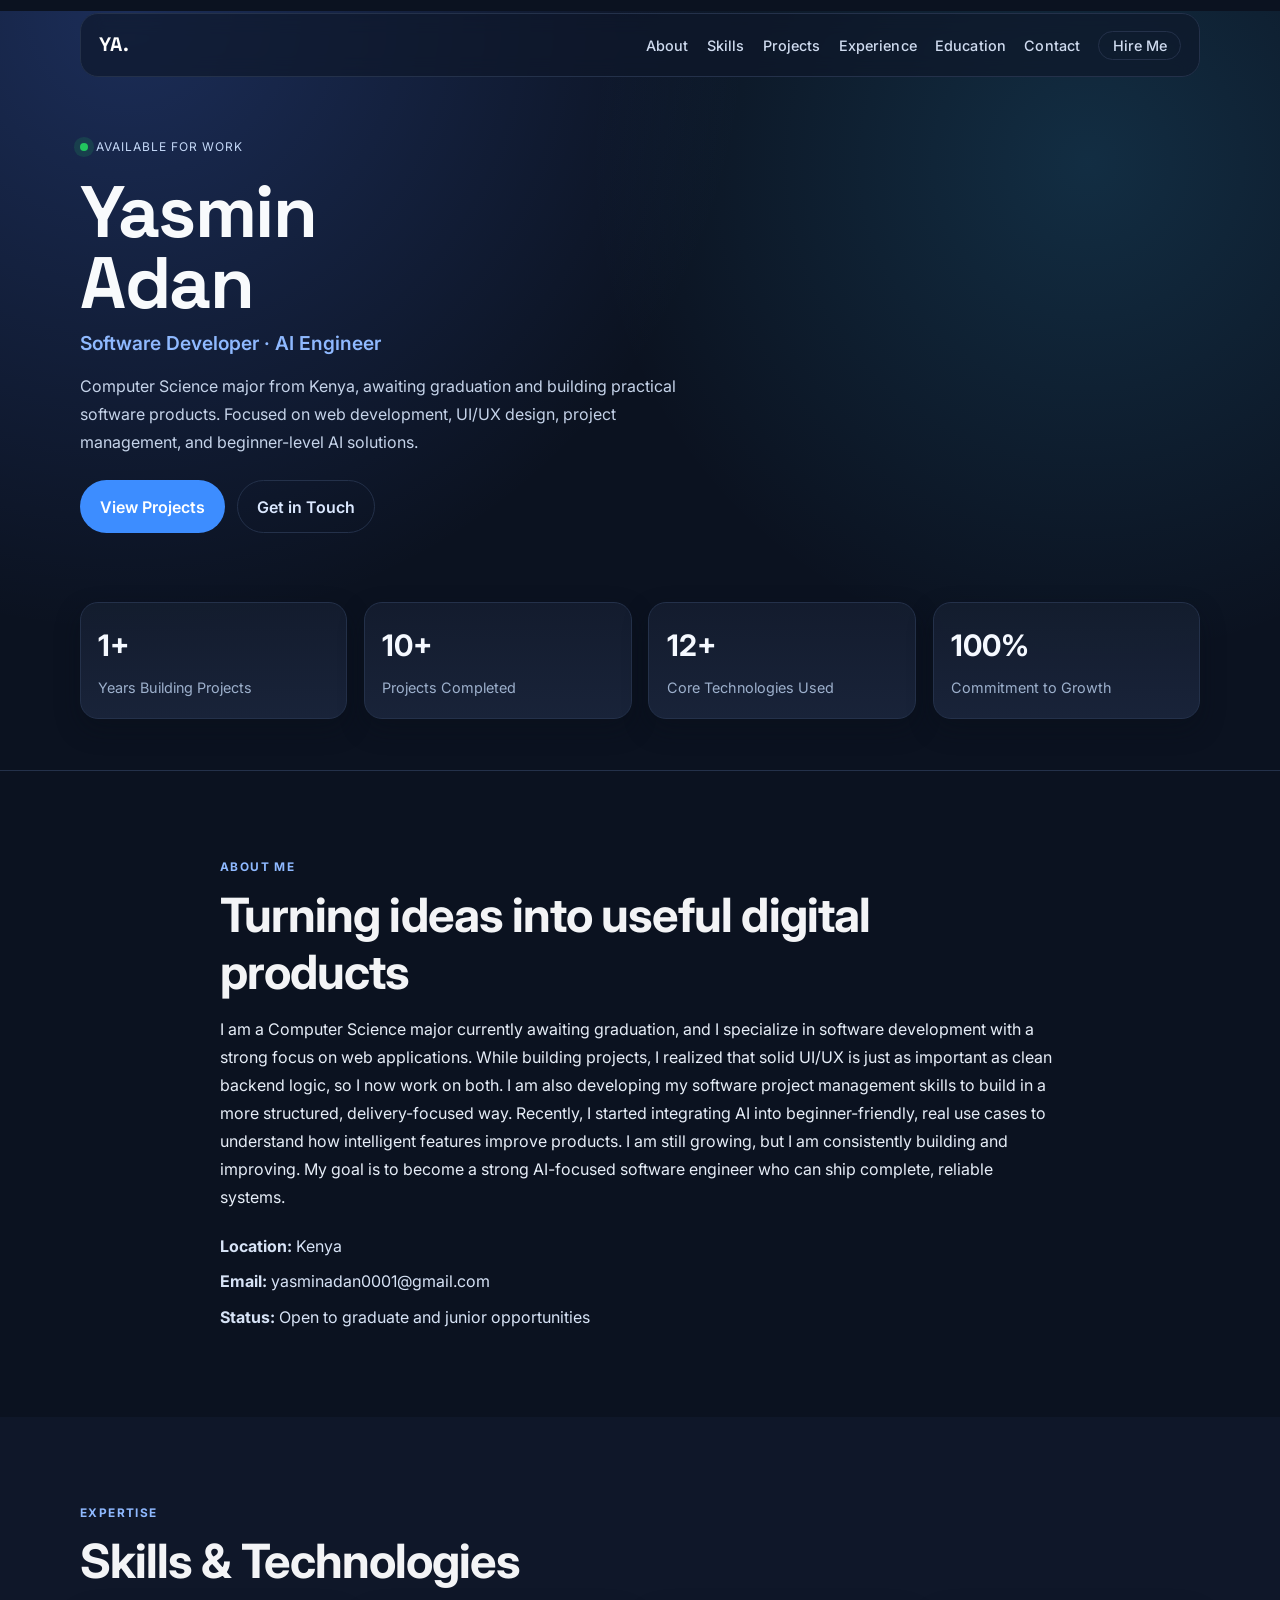
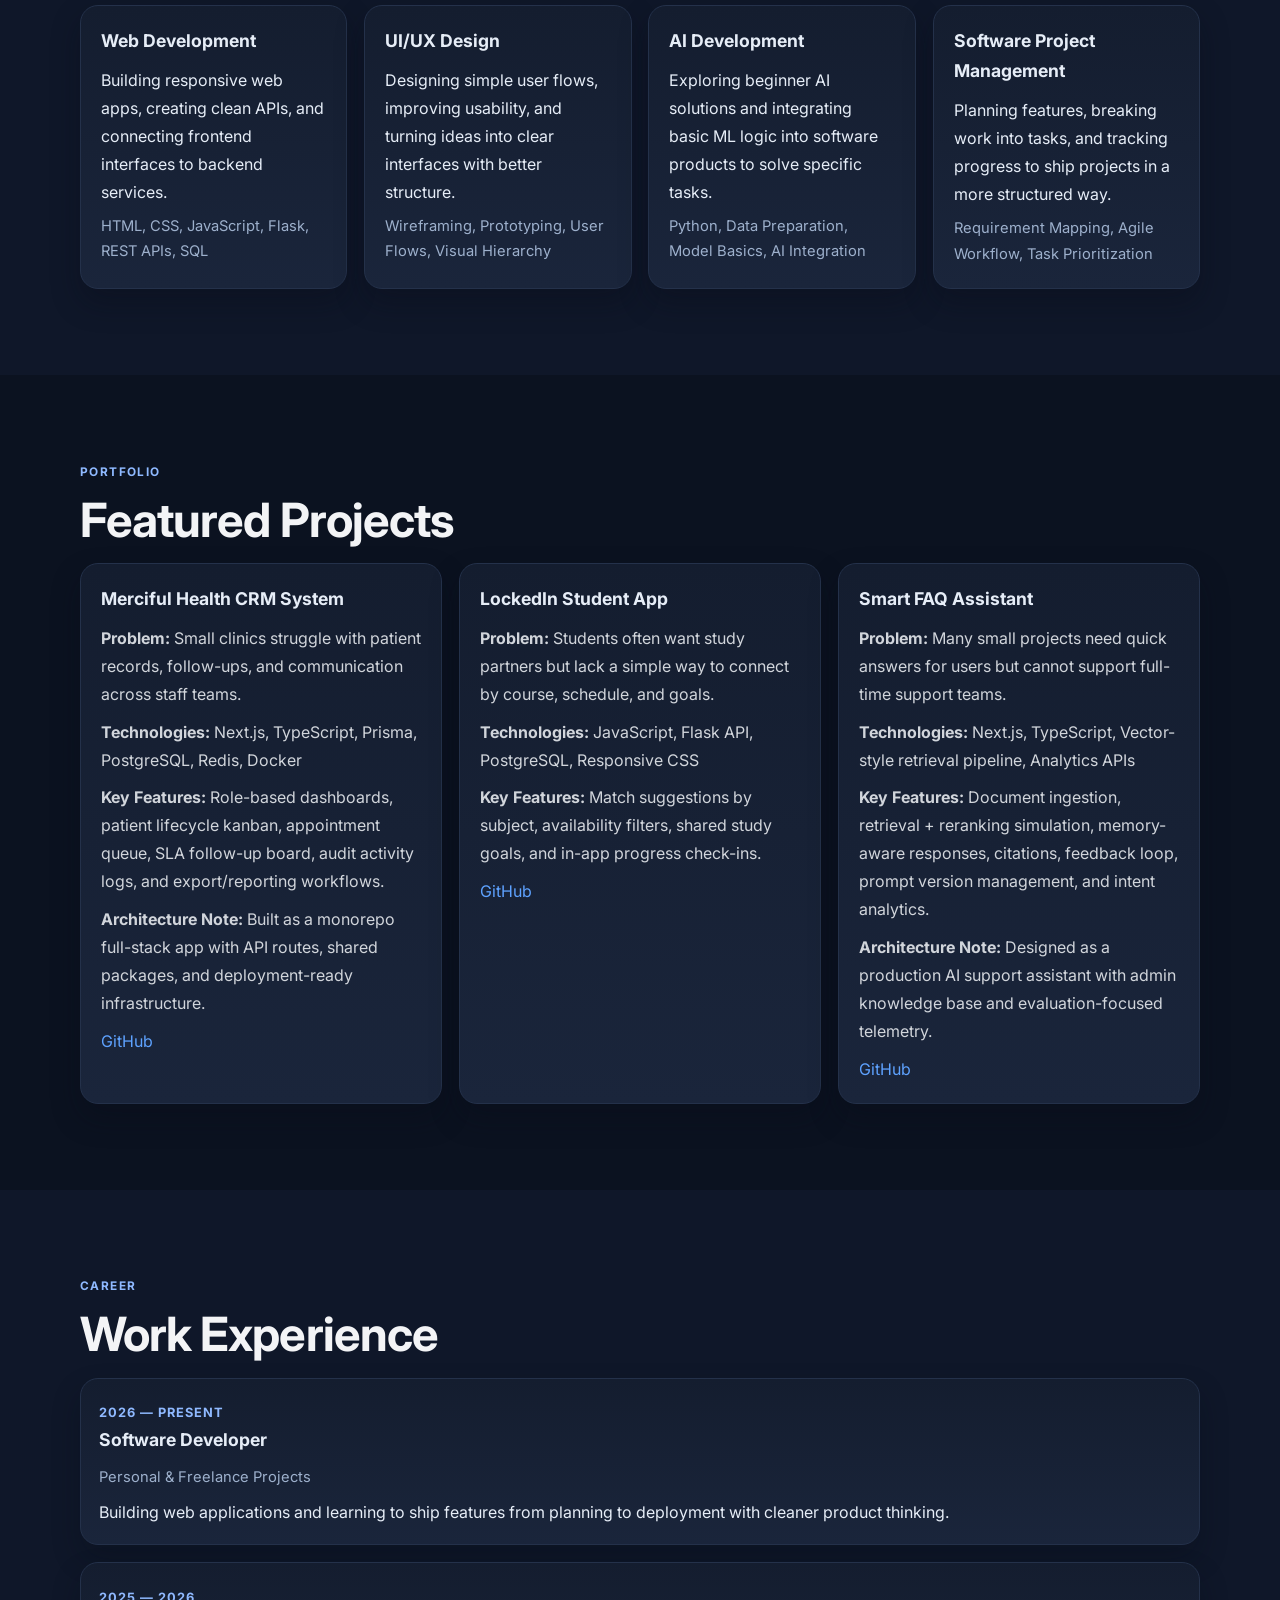
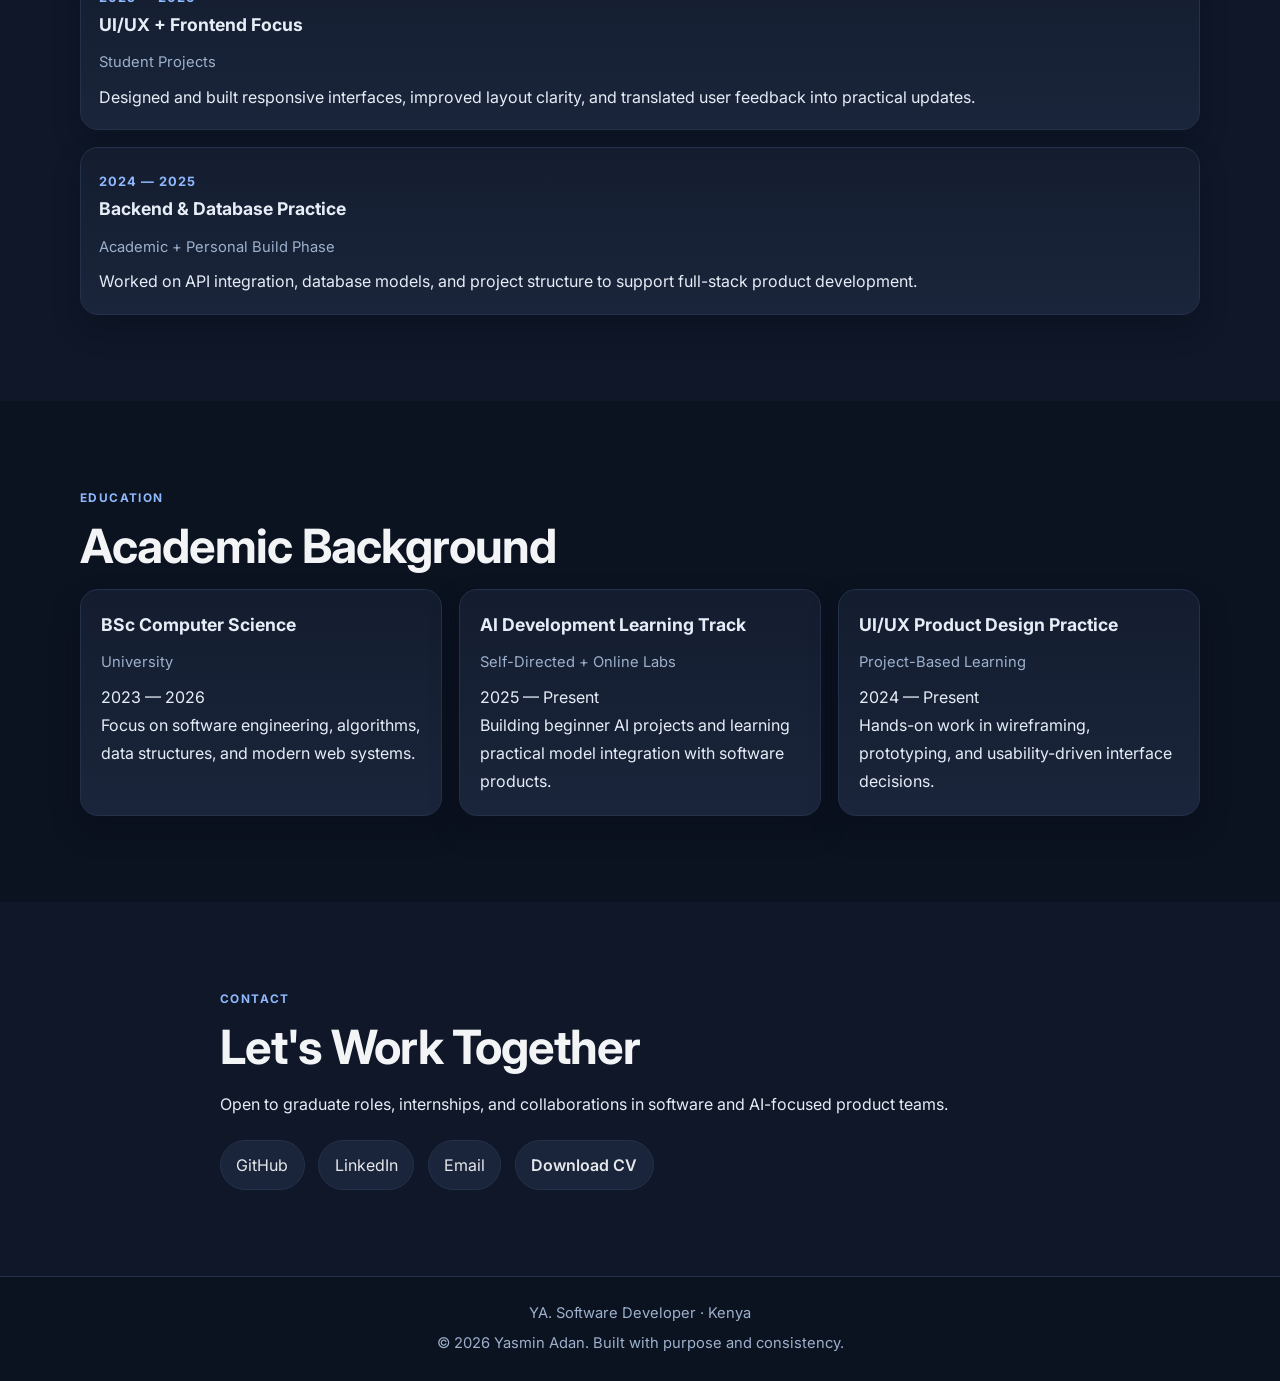
<file: index.html>
<!DOCTYPE html>
<html lang="en">
<head>
    <meta charset="UTF-8">
    <meta http-equiv="X-UA-Compatible" content="IE=edge">
    <meta name="viewport" content="width=device-width, initial-scale=1.0">
    <title>Yasmin Adan | Software Developer</title>
    <link rel="stylesheet" href="Style.css">
</head>
<body>
    <header class="site-header" id="top">
        <div class="container">
            <nav class="navbar">
                <a class="brand" href="#top">YA.</a>
                <button class="menu-toggle" id="menu-toggle" aria-label="Toggle menu">Menu</button>
                <ul class="nav-links" id="nav-links">
                    <li><a href="#about">About</a></li>
                    <li><a href="#skills">Skills</a></li>
                    <li><a href="#projects">Projects</a></li>
                    <li><a href="#experience">Experience</a></li>
                    <li><a href="#education">Education</a></li>
                    <li><a href="#contact">Contact</a></li>
                    <li><a class="hire-link" href="#contact">Hire Me</a></li>
                </ul>
            </nav>

            <section class="hero">
                <p class="availability">Available for work</p>
                <h1>Yasmin<br>Adan</h1>
                <p class="hero-role">Software Developer · AI Engineer</p>
                <p class="hero-copy">
                    Computer Science major from Kenya, awaiting graduation and building practical software products.
                    Focused on web development, UI/UX design, project management, and beginner-level AI solutions.
                </p>
                <div class="hero-actions">
                    <a class="btn-primary" href="#projects">View Projects</a>
                    <a class="btn-secondary" href="#contact">Get in Touch</a>
                </div>
            </section>

            <section class="stats-grid">
                <article class="stat-card">
                    <h3>1+</h3>
                    <p>Years Building Projects</p>
                </article>
                <article class="stat-card">
                    <h3>10+</h3>
                    <p>Projects Completed</p>
                </article>
                <article class="stat-card">
                    <h3>12+</h3>
                    <p>Core Technologies Used</p>
                </article>
                <article class="stat-card">
                    <h3>100%</h3>
                    <p>Commitment to Growth</p>
                </article>
            </section>
        </div>
    </header>

    <main>
        <section id="about" class="section">
            <div class="container narrow">
                <p class="section-tag">About Me</p>
                <h2>Turning ideas into useful digital products</h2>
                <p>
                    I am a Computer Science major currently awaiting graduation, and I specialize in software development with a strong focus on web applications.
                    While building projects, I realized that solid UI/UX is just as important as clean backend logic, so I now work on both.
                    I am also developing my software project management skills to build in a more structured, delivery-focused way.
                    Recently, I started integrating AI into beginner-friendly, real use cases to understand how intelligent features improve products.
                    I am still growing, but I am consistently building and improving.
                    My goal is to become a strong AI-focused software engineer who can ship complete, reliable systems.
                </p>
                <div class="about-meta">
                    <p><strong>Location:</strong> Kenya</p>
                    <p><strong>Email:</strong> yasminadan0001@gmail.com</p>
                    <p><strong>Status:</strong> Open to graduate and junior opportunities</p>
                </div>
            </div>
        </section>

        <section id="skills" class="section section-alt">
            <div class="container">
                <p class="section-tag">Expertise</p>
                <h2>Skills & Technologies</h2>
                <div class="skills-grid">
                    <article class="card">
                        <h3>Web Development</h3>
                        <p>Building responsive web apps, creating clean APIs, and connecting frontend interfaces to backend services.</p>
                        <p class="meta">HTML, CSS, JavaScript, Flask, REST APIs, SQL</p>
                    </article>
                    <article class="card">
                        <h3>UI/UX Design</h3>
                        <p>Designing simple user flows, improving usability, and turning ideas into clear interfaces with better structure.</p>
                        <p class="meta">Wireframing, Prototyping, User Flows, Visual Hierarchy</p>
                    </article>
                    <article class="card">
                        <h3>AI Development</h3>
                        <p>Exploring beginner AI solutions and integrating basic ML logic into software products to solve specific tasks.</p>
                        <p class="meta">Python, Data Preparation, Model Basics, AI Integration</p>
                    </article>
                    <article class="card">
                        <h3>Software Project Management</h3>
                        <p>Planning features, breaking work into tasks, and tracking progress to ship projects in a more structured way.</p>
                        <p class="meta">Requirement Mapping, Agile Workflow, Task Prioritization</p>
                    </article>
                </div>
            </div>
        </section>

        <section id="projects" class="section">
            <div class="container">
                <p class="section-tag">Portfolio</p>
                <h2>Featured Projects</h2>
                <div class="projects-grid">
                    <article class="project-card">
                        <h3>Merciful Health CRM System</h3>
                        <p><strong>Problem:</strong> Small clinics struggle with patient records, follow-ups, and communication across staff teams.</p>
                        <p><strong>Technologies:</strong> Next.js, TypeScript, Prisma, PostgreSQL, Redis, Docker</p>
                        <p><strong>Key Features:</strong> Role-based dashboards, patient lifecycle kanban, appointment queue, SLA follow-up board, audit activity logs, and export/reporting workflows.</p>
                        <p><strong>Architecture Note:</strong> Built as a monorepo full-stack app with API routes, shared packages, and deployment-ready infrastructure.</p>
                        <a href="https://github.com/Yasm-in/Merciful-Health-CRM" target="_blank" rel="noopener noreferrer">GitHub</a>
                    </article>
                    <article class="project-card">
                        <h3>LockedIn Student App</h3>
                        <p><strong>Problem:</strong> Students often want study partners but lack a simple way to connect by course, schedule, and goals.</p>
                        <p><strong>Technologies:</strong> JavaScript, Flask API, PostgreSQL, Responsive CSS</p>
                        <p><strong>Key Features:</strong> Match suggestions by subject, availability filters, shared study goals, and in-app progress check-ins.</p>
                        <a href="https://github.com/Yasm-in/StudyMatch" target="_blank" rel="noopener noreferrer">GitHub</a>
                    </article>
                    <article class="project-card">
                        <h3>Smart FAQ Assistant</h3>
                        <p><strong>Problem:</strong> Many small projects need quick answers for users but cannot support full-time support teams.</p>
                        <p><strong>Technologies:</strong> Next.js, TypeScript, Vector-style retrieval pipeline, Analytics APIs</p>
                        <p><strong>Key Features:</strong> Document ingestion, retrieval + reranking simulation, memory-aware responses, citations, feedback loop, prompt version management, and intent analytics.</p>
                        <p><strong>Architecture Note:</strong> Designed as a production AI support assistant with admin knowledge base and evaluation-focused telemetry.</p>
                        <a href="https://github.com/Yasm-in/SmartFAQ-AI-Assistant" target="_blank" rel="noopener noreferrer">GitHub</a>
                    </article>
                </div>
            </div>
        </section>

        <section id="experience" class="section section-alt">
            <div class="container">
                <p class="section-tag">Career</p>
                <h2>Work Experience</h2>
                <div class="timeline">
                    <article class="timeline-item">
                        <span class="period">2026 — Present</span>
                        <h3>Software Developer</h3>
                        <p class="org">Personal & Freelance Projects</p>
                        <p>Building web applications and learning to ship features from planning to deployment with cleaner product thinking.</p>
                    </article>
                    <article class="timeline-item">
                        <span class="period">2025 — 2026</span>
                        <h3>UI/UX + Frontend Focus</h3>
                        <p class="org">Student Projects</p>
                        <p>Designed and built responsive interfaces, improved layout clarity, and translated user feedback into practical updates.</p>
                    </article>
                    <article class="timeline-item">
                        <span class="period">2024 — 2025</span>
                        <h3>Backend & Database Practice</h3>
                        <p class="org">Academic + Personal Build Phase</p>
                        <p>Worked on API integration, database models, and project structure to support full-stack product development.</p>
                    </article>
                </div>
            </div>
        </section>

        <section id="education" class="section">
            <div class="container">
                <p class="section-tag">Education</p>
                <h2>Academic Background</h2>
                <div class="education-grid">
                    <article class="card">
                        <h3>BSc Computer Science</h3>
                        <p class="org">University</p>
                        <p>2023 — 2026</p>
                        <p>Focus on software engineering, algorithms, data structures, and modern web systems.</p>
                    </article>
                    <article class="card">
                        <h3>AI Development Learning Track</h3>
                        <p class="org">Self-Directed + Online Labs</p>
                        <p>2025 — Present</p>
                        <p>Building beginner AI projects and learning practical model integration with software products.</p>
                    </article>
                    <article class="card">
                        <h3>UI/UX Product Design Practice</h3>
                        <p class="org">Project-Based Learning</p>
                        <p>2024 — Present</p>
                        <p>Hands-on work in wireframing, prototyping, and usability-driven interface decisions.</p>
                    </article>
                </div>
            </div>
        </section>

        <section id="contact" class="section section-alt">
            <div class="container narrow">
                <p class="section-tag">Contact</p>
                <h2>Let's Work Together</h2>
                <p>Open to graduate roles, internships, and collaborations in software and AI-focused product teams.</p>
                <div class="contact-links">
                    <a href="https://github.com/Yasm-in" target="_blank" rel="noopener noreferrer">GitHub</a>
                    <a href="https://www.linkedin.com/in/yasmin-adan-nn?utm_source=share_via&utm_content=profile&utm_medium=member_ios" target="_blank" rel="noopener noreferrer">LinkedIn</a>
                    <a href="mailto:yasminadan0001@gmail.com">Email</a>
                    <a class="btn-secondary" href="assets/yasmin_adan_cv.html" download="Yasmin_Adan_CV.html" aria-label="Download CV">Download CV</a>
                </div>
            </div>
        </section>
    </main>

    <footer class="footer">
        <div class="container">
            <p>YA. Software Developer · Kenya</p>
            <p>&copy; 2026 Yasmin Adan. Built with purpose and consistency.</p>
        </div>
    </footer>

    <script>
        const menuToggle = document.getElementById("menu-toggle");
        const navLinks = document.getElementById("nav-links");

        menuToggle.addEventListener("click", function () {
            navLinks.classList.toggle("nav-open");
        });
    </script>
</body>
</html>
</file>
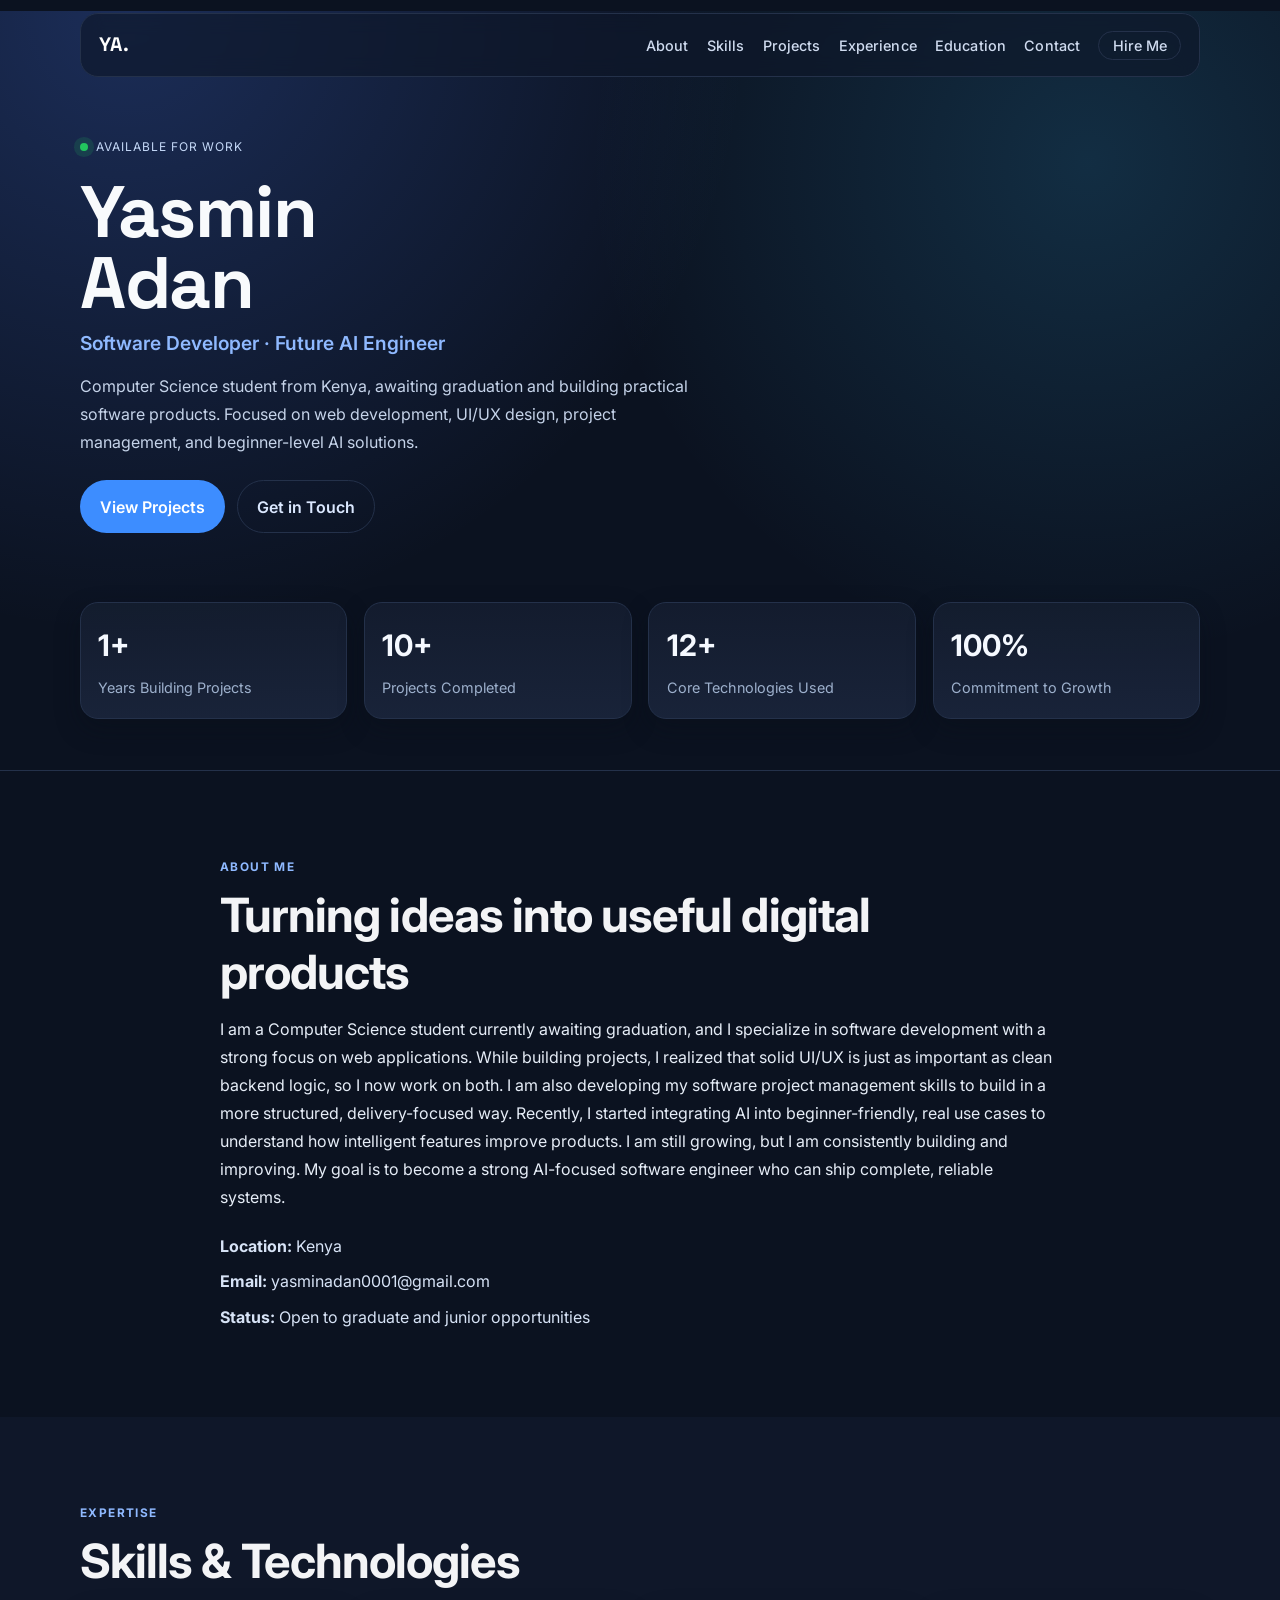
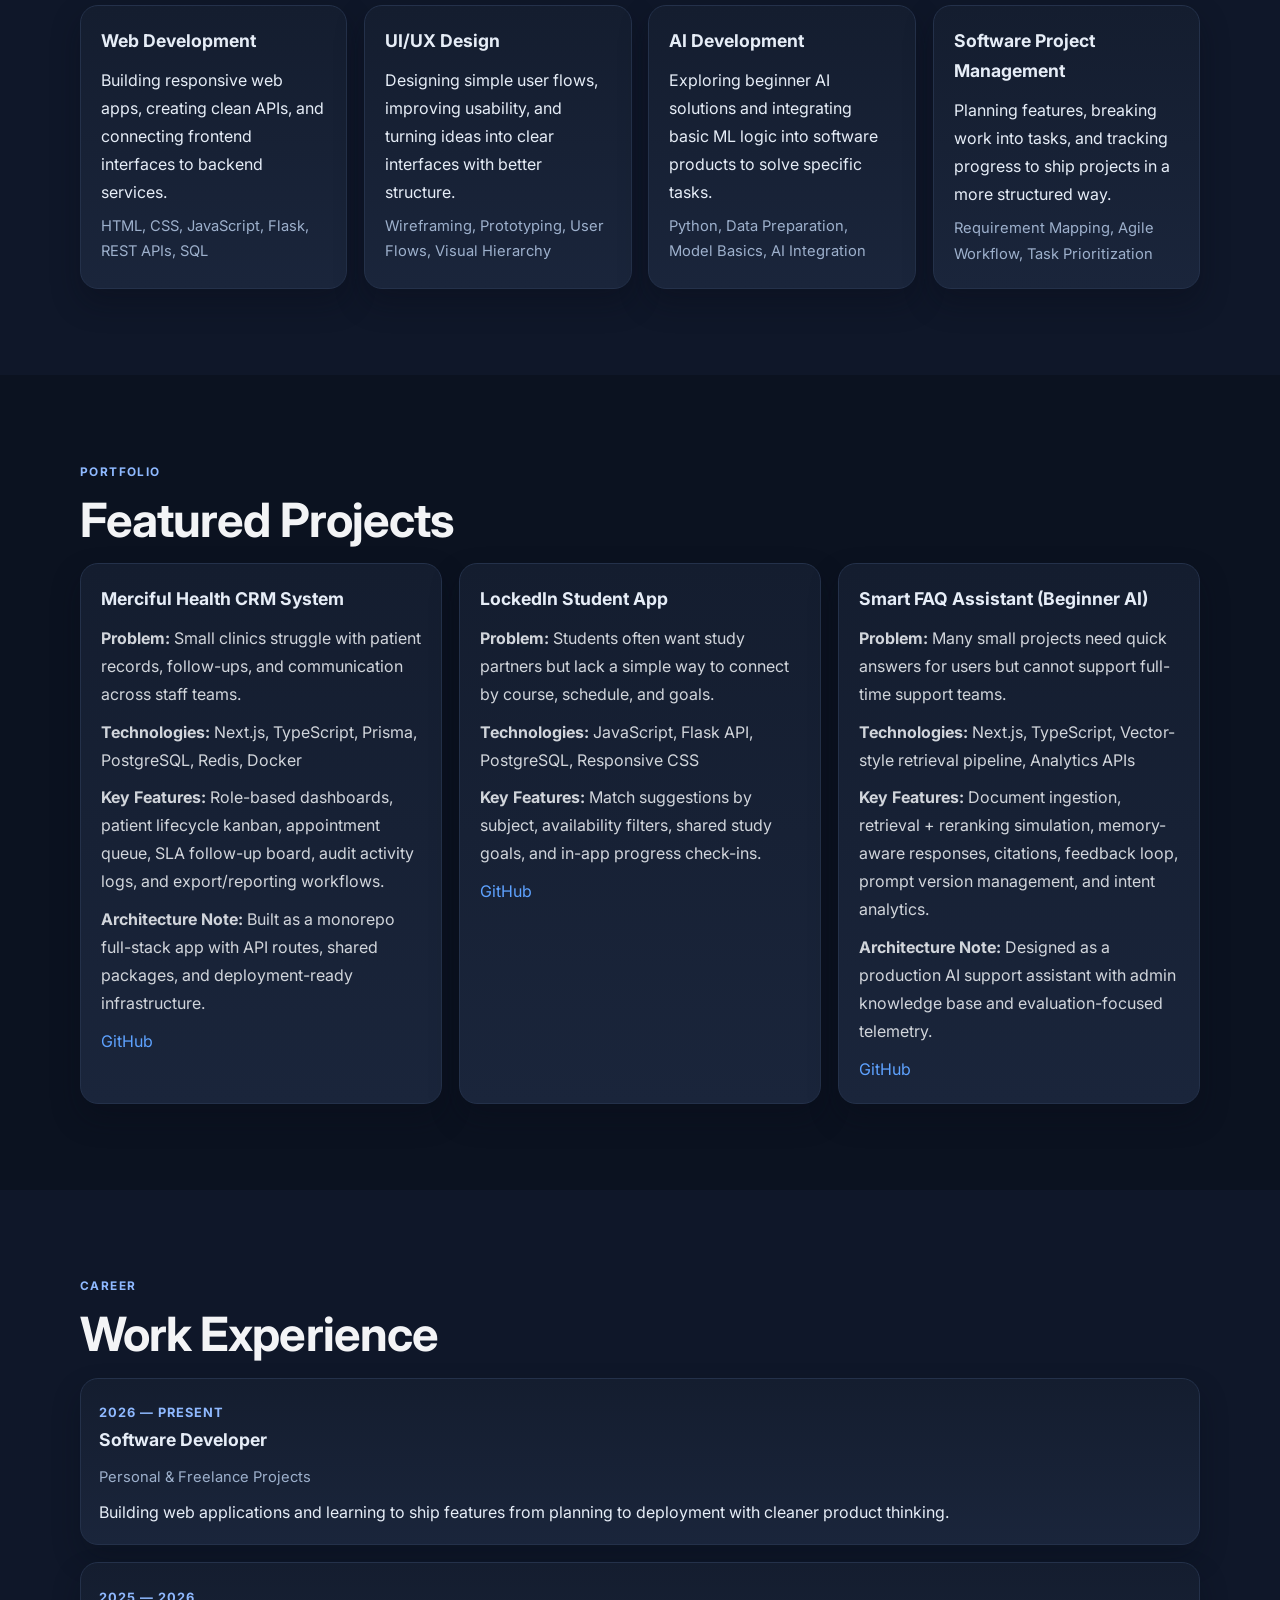
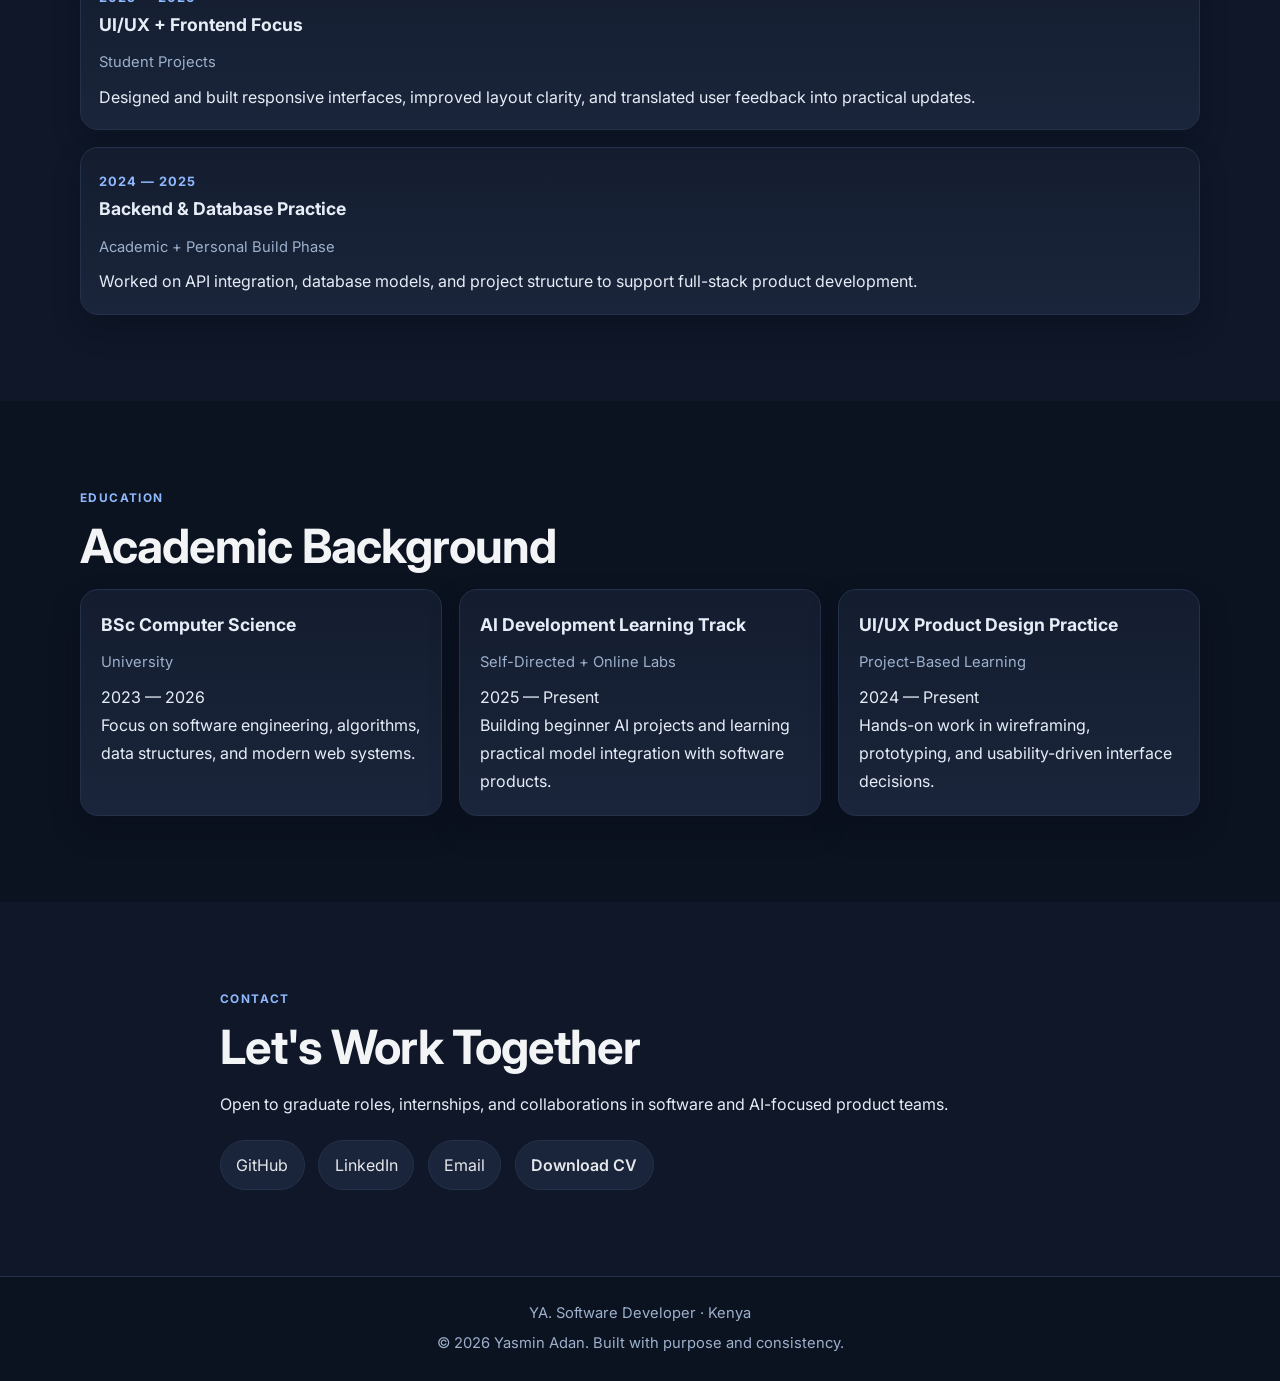
<file: Index.html>
<!DOCTYPE html>
<html lang="en">
<head>
    <meta charset="UTF-8">
    <meta http-equiv="X-UA-Compatible" content="IE=edge">
    <meta name="viewport" content="width=device-width, initial-scale=1.0">
    <title>Yasmin Adan | Software Developer</title>
    <link rel="stylesheet" href="Style.css">
</head>
<body>
    <header class="site-header" id="top">
        <div class="container">
            <nav class="navbar">
                <a class="brand" href="#top">YA.</a>
                <button class="menu-toggle" id="menu-toggle" aria-label="Toggle menu">Menu</button>
                <ul class="nav-links" id="nav-links">
                    <li><a href="#about">About</a></li>
                    <li><a href="#skills">Skills</a></li>
                    <li><a href="#projects">Projects</a></li>
                    <li><a href="#experience">Experience</a></li>
                    <li><a href="#education">Education</a></li>
                    <li><a href="#contact">Contact</a></li>
                    <li><a class="hire-link" href="#contact">Hire Me</a></li>
                </ul>
            </nav>

            <section class="hero">
                <p class="availability">Available for work</p>
                <h1>Yasmin<br>Adan</h1>
                <p class="hero-role">Software Developer · Future AI Engineer</p>
                <p class="hero-copy">
                    Computer Science student from Kenya, awaiting graduation and building practical software products.
                    Focused on web development, UI/UX design, project management, and beginner-level AI solutions.
                </p>
                <div class="hero-actions">
                    <a class="btn-primary" href="#projects">View Projects</a>
                    <a class="btn-secondary" href="#contact">Get in Touch</a>
                </div>
            </section>

            <section class="stats-grid">
                <article class="stat-card">
                    <h3>1+</h3>
                    <p>Years Building Projects</p>
                </article>
                <article class="stat-card">
                    <h3>10+</h3>
                    <p>Projects Completed</p>
                </article>
                <article class="stat-card">
                    <h3>12+</h3>
                    <p>Core Technologies Used</p>
                </article>
                <article class="stat-card">
                    <h3>100%</h3>
                    <p>Commitment to Growth</p>
                </article>
            </section>
        </div>
    </header>

    <main>
        <section id="about" class="section">
            <div class="container narrow">
                <p class="section-tag">About Me</p>
                <h2>Turning ideas into useful digital products</h2>
                <p>
                    I am a Computer Science student currently awaiting graduation, and I specialize in software development with a strong focus on web applications.
                    While building projects, I realized that solid UI/UX is just as important as clean backend logic, so I now work on both.
                    I am also developing my software project management skills to build in a more structured, delivery-focused way.
                    Recently, I started integrating AI into beginner-friendly, real use cases to understand how intelligent features improve products.
                    I am still growing, but I am consistently building and improving.
                    My goal is to become a strong AI-focused software engineer who can ship complete, reliable systems.
                </p>
                <div class="about-meta">
                    <p><strong>Location:</strong> Kenya</p>
                    <p><strong>Email:</strong> yasminadan0001@gmail.com</p>
                    <p><strong>Status:</strong> Open to graduate and junior opportunities</p>
                </div>
            </div>
        </section>

        <section id="skills" class="section section-alt">
            <div class="container">
                <p class="section-tag">Expertise</p>
                <h2>Skills & Technologies</h2>
                <div class="skills-grid">
                    <article class="card">
                        <h3>Web Development</h3>
                        <p>Building responsive web apps, creating clean APIs, and connecting frontend interfaces to backend services.</p>
                        <p class="meta">HTML, CSS, JavaScript, Flask, REST APIs, SQL</p>
                    </article>
                    <article class="card">
                        <h3>UI/UX Design</h3>
                        <p>Designing simple user flows, improving usability, and turning ideas into clear interfaces with better structure.</p>
                        <p class="meta">Wireframing, Prototyping, User Flows, Visual Hierarchy</p>
                    </article>
                    <article class="card">
                        <h3>AI Development</h3>
                        <p>Exploring beginner AI solutions and integrating basic ML logic into software products to solve specific tasks.</p>
                        <p class="meta">Python, Data Preparation, Model Basics, AI Integration</p>
                    </article>
                    <article class="card">
                        <h3>Software Project Management</h3>
                        <p>Planning features, breaking work into tasks, and tracking progress to ship projects in a more structured way.</p>
                        <p class="meta">Requirement Mapping, Agile Workflow, Task Prioritization</p>
                    </article>
                </div>
            </div>
        </section>

        <section id="projects" class="section">
            <div class="container">
                <p class="section-tag">Portfolio</p>
                <h2>Featured Projects</h2>
                <div class="projects-grid">
                    <article class="project-card">
                        <h3>Merciful Health CRM System</h3>
                        <p><strong>Problem:</strong> Small clinics struggle with patient records, follow-ups, and communication across staff teams.</p>
                        <p><strong>Technologies:</strong> Next.js, TypeScript, Prisma, PostgreSQL, Redis, Docker</p>
                        <p><strong>Key Features:</strong> Role-based dashboards, patient lifecycle kanban, appointment queue, SLA follow-up board, audit activity logs, and export/reporting workflows.</p>
                        <p><strong>Architecture Note:</strong> Built as a monorepo full-stack app with API routes, shared packages, and deployment-ready infrastructure.</p>
                        <a href="https://github.com/Yasm-in/Merciful-Health-CRM" target="_blank" rel="noopener noreferrer">GitHub</a>
                    </article>
                    <article class="project-card">
                        <h3>LockedIn Student App</h3>
                        <p><strong>Problem:</strong> Students often want study partners but lack a simple way to connect by course, schedule, and goals.</p>
                        <p><strong>Technologies:</strong> JavaScript, Flask API, PostgreSQL, Responsive CSS</p>
                        <p><strong>Key Features:</strong> Match suggestions by subject, availability filters, shared study goals, and in-app progress check-ins.</p>
                        <a href="https://github.com/Yasm-in/StudyMatch" target="_blank" rel="noopener noreferrer">GitHub</a>
                    </article>
                    <article class="project-card">
                        <h3>Smart FAQ Assistant (Beginner AI)</h3>
                        <p><strong>Problem:</strong> Many small projects need quick answers for users but cannot support full-time support teams.</p>
                        <p><strong>Technologies:</strong> Next.js, TypeScript, Vector-style retrieval pipeline, Analytics APIs</p>
                        <p><strong>Key Features:</strong> Document ingestion, retrieval + reranking simulation, memory-aware responses, citations, feedback loop, prompt version management, and intent analytics.</p>
                        <p><strong>Architecture Note:</strong> Designed as a production AI support assistant with admin knowledge base and evaluation-focused telemetry.</p>
                        <a href="https://github.com/Yasm-in/SmartFAQ-AI-Assistant" target="_blank" rel="noopener noreferrer">GitHub</a>
                    </article>
                </div>
            </div>
        </section>

        <section id="experience" class="section section-alt">
            <div class="container">
                <p class="section-tag">Career</p>
                <h2>Work Experience</h2>
                <div class="timeline">
                    <article class="timeline-item">
                        <span class="period">2026 — Present</span>
                        <h3>Software Developer</h3>
                        <p class="org">Personal & Freelance Projects</p>
                        <p>Building web applications and learning to ship features from planning to deployment with cleaner product thinking.</p>
                    </article>
                    <article class="timeline-item">
                        <span class="period">2025 — 2026</span>
                        <h3>UI/UX + Frontend Focus</h3>
                        <p class="org">Student Projects</p>
                        <p>Designed and built responsive interfaces, improved layout clarity, and translated user feedback into practical updates.</p>
                    </article>
                    <article class="timeline-item">
                        <span class="period">2024 — 2025</span>
                        <h3>Backend & Database Practice</h3>
                        <p class="org">Academic + Personal Build Phase</p>
                        <p>Worked on API integration, database models, and project structure to support full-stack product development.</p>
                    </article>
                </div>
            </div>
        </section>

        <section id="education" class="section">
            <div class="container">
                <p class="section-tag">Education</p>
                <h2>Academic Background</h2>
                <div class="education-grid">
                    <article class="card">
                        <h3>BSc Computer Science</h3>
                        <p class="org">University</p>
                        <p>2023 — 2026</p>
                        <p>Focus on software engineering, algorithms, data structures, and modern web systems.</p>
                    </article>
                    <article class="card">
                        <h3>AI Development Learning Track</h3>
                        <p class="org">Self-Directed + Online Labs</p>
                        <p>2025 — Present</p>
                        <p>Building beginner AI projects and learning practical model integration with software products.</p>
                    </article>
                    <article class="card">
                        <h3>UI/UX Product Design Practice</h3>
                        <p class="org">Project-Based Learning</p>
                        <p>2024 — Present</p>
                        <p>Hands-on work in wireframing, prototyping, and usability-driven interface decisions.</p>
                    </article>
                </div>
            </div>
        </section>

        <section id="contact" class="section section-alt">
            <div class="container narrow">
                <p class="section-tag">Contact</p>
                <h2>Let's Work Together</h2>
                <p>Open to graduate roles, internships, and collaborations in software and AI-focused product teams.</p>
                <div class="contact-links">
                    <a href="https://github.com/Yasm-in" target="_blank" rel="noopener noreferrer">GitHub</a>
                    <a href="https://www.linkedin.com/in/yasmin-adan-nn?utm_source=share_via&utm_content=profile&utm_medium=member_ios" target="_blank" rel="noopener noreferrer">LinkedIn</a>
                    <a href="mailto:yasminadan0001@gmail.com">Email</a>
                    <a class="btn-secondary" href="assets/yasmin_adan_cv.html" download="Yasmin_Adan_CV.html" aria-label="Download CV">Download CV</a>
                </div>
            </div>
        </section>
    </main>

    <footer class="footer">
        <div class="container">
            <p>YA. Software Developer · Kenya</p>
            <p>&copy; 2026 Yasmin Adan. Built with purpose and consistency.</p>
        </div>
    </footer>

    <script>
        const menuToggle = document.getElementById("menu-toggle");
        const navLinks = document.getElementById("nav-links");

        menuToggle.addEventListener("click", function () {
            navLinks.classList.toggle("nav-open");
        });
    </script>
</body>
</html>
</file>
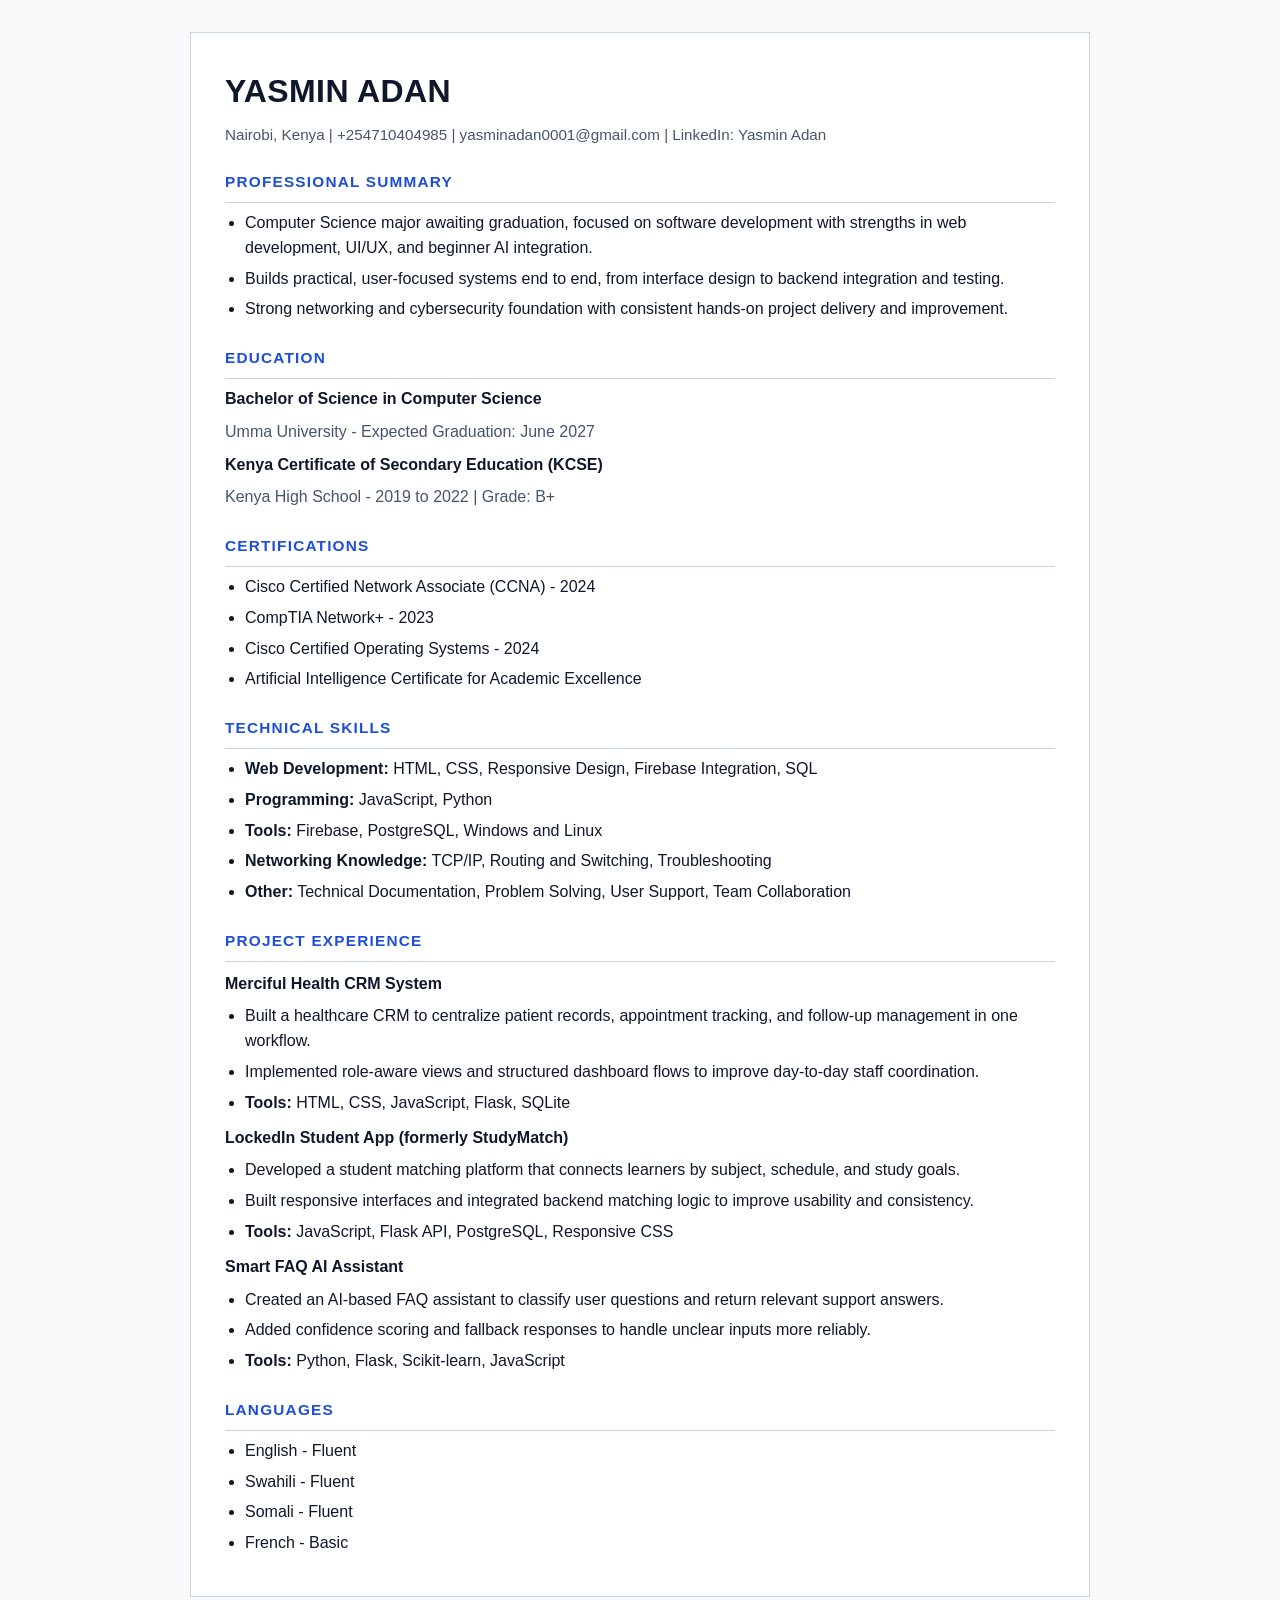
<file: assets/yasmin_adan_cv.html>
<!DOCTYPE html>
<html lang="en">
<head>
    <meta charset="UTF-8">
    <meta name="viewport" content="width=device-width, initial-scale=1.0">
    <title>Yasmin Adan - CV</title>
    <style>
        :root {
            --text: #0f172a;
            --muted: #475569;
            --line: #cbd5e1;
            --accent: #1d4ed8;
            --bg: #f8fafc;
        }

        * {
            box-sizing: border-box;
        }

        body {
            margin: 0;
            font-family: Arial, sans-serif;
            color: var(--text);
            background: var(--bg);
            line-height: 1.55;
        }

        .page {
            max-width: 900px;
            margin: 32px auto;
            background: #ffffff;
            border: 1px solid var(--line);
            padding: 34px;
        }

        h1 {
            margin: 0;
            font-size: 2rem;
            letter-spacing: 0.4px;
        }

        .contact {
            margin-top: 6px;
            color: var(--muted);
            font-size: 0.95rem;
        }

        .section {
            margin-top: 24px;
        }

        .section h2 {
            font-size: 0.96rem;
            letter-spacing: 1.2px;
            text-transform: uppercase;
            color: var(--accent);
            margin: 0 0 8px 0;
        }

        .divider {
            border-top: 1px solid var(--line);
            margin-top: 6px;
        }

        p {
            margin: 8px 0;
        }

        ul {
            margin: 8px 0 0 20px;
            padding: 0;
        }

        li {
            margin-bottom: 6px;
        }

        .job-title {
            font-weight: 700;
            margin-bottom: 4px;
        }

        .meta {
            color: var(--muted);
            margin-bottom: 6px;
        }

        .project {
            margin-top: 10px;
        }

        @media print {
            body {
                background: #ffffff;
            }

            .page {
                margin: 0;
                border: 0;
                max-width: 100%;
                padding: 18px;
            }
        }
    </style>
</head>
<body>
    <main class="page">
        <header>
            <h1>YASMIN ADAN</h1>
            <p class="contact">Nairobi, Kenya | +254710404985 | yasminadan0001@gmail.com | LinkedIn: Yasmin Adan</p>
        </header>

        <section class="section">
            <h2>Professional Summary</h2>
            <div class="divider"></div>
            <ul>
                <li>Computer Science major awaiting graduation, focused on software development with strengths in web development, UI/UX, and beginner AI integration.</li>
                <li>Builds practical, user-focused systems end to end, from interface design to backend integration and testing.</li>
                <li>Strong networking and cybersecurity foundation with consistent hands-on project delivery and improvement.</li>
            </ul>
        </section>

        <section class="section">
            <h2>Education</h2>
            <div class="divider"></div>
            <p class="job-title">Bachelor of Science in Computer Science</p>
            <p class="meta">Umma University - Expected Graduation: June 2027</p>
            <p class="job-title">Kenya Certificate of Secondary Education (KCSE)</p>
            <p class="meta">Kenya High School - 2019 to 2022 | Grade: B+</p>
        </section>

        <section class="section">
            <h2>Certifications</h2>
            <div class="divider"></div>
            <ul>
                <li>Cisco Certified Network Associate (CCNA) - 2024</li>
                <li>CompTIA Network+ - 2023</li>
                <li>Cisco Certified Operating Systems - 2024</li>
                <li>Artificial Intelligence Certificate for Academic Excellence</li>
            </ul>
        </section>

        <section class="section">
            <h2>Technical Skills</h2>
            <div class="divider"></div>
            <ul>
                <li><strong>Web Development:</strong> HTML, CSS, Responsive Design, Firebase Integration, SQL</li>
                <li><strong>Programming:</strong> JavaScript, Python</li>
                <li><strong>Tools:</strong> Firebase, PostgreSQL, Windows and Linux</li>
                <li><strong>Networking Knowledge:</strong> TCP/IP, Routing and Switching, Troubleshooting</li>
                <li><strong>Other:</strong> Technical Documentation, Problem Solving, User Support, Team Collaboration</li>
            </ul>
        </section>

        <section class="section">
            <h2>Project Experience</h2>
            <div class="divider"></div>
            <div class="project">
                <p class="job-title">Merciful Health CRM System</p>
                <ul>
                    <li>Built a healthcare CRM to centralize patient records, appointment tracking, and follow-up management in one workflow.</li>
                    <li>Implemented role-aware views and structured dashboard flows to improve day-to-day staff coordination.</li>
                    <li><strong>Tools:</strong> HTML, CSS, JavaScript, Flask, SQLite</li>
                </ul>
            </div>

            <div class="project">
                <p class="job-title">LockedIn Student App (formerly StudyMatch)</p>
                <ul>
                    <li>Developed a student matching platform that connects learners by subject, schedule, and study goals.</li>
                    <li>Built responsive interfaces and integrated backend matching logic to improve usability and consistency.</li>
                    <li><strong>Tools:</strong> JavaScript, Flask API, PostgreSQL, Responsive CSS</li>
                </ul>
            </div>

            <div class="project">
                <p class="job-title">Smart FAQ AI Assistant</p>
                <ul>
                    <li>Created an AI-based FAQ assistant to classify user questions and return relevant support answers.</li>
                    <li>Added confidence scoring and fallback responses to handle unclear inputs more reliably.</li>
                    <li><strong>Tools:</strong> Python, Flask, Scikit-learn, JavaScript</li>
                </ul>
            </div>
        </section>

        <section class="section">
            <h2>Languages</h2>
            <div class="divider"></div>
            <ul>
                <li>English - Fluent</li>
                <li>Swahili - Fluent</li>
                <li>Somali - Fluent</li>
                <li>French - Basic</li>
            </ul>
        </section>
    </main>
</body>
</html>
</file>
<file: Style.css>
@import url("https://fonts.googleapis.com/css2?family=Space+Grotesk:wght@500;700&family=Inter:wght@400;500;600;700;800&display=swap");

:root {
    --bg: #0b1220;
    --bg-alt: #0f1729;
    --surface: #141d2f;
    --surface-2: #1a253b;
    --text: #e6edf7;
    --muted: #9db0cc;
    --primary: #5ea2ff;
    --primary-strong: #3d8dff;
    --accent: #8fb9ff;
    --border: #24314a;
    --radius-lg: 18px;
    --radius-pill: 999px;
}

* {
    margin: 0;
    padding: 0;
    box-sizing: border-box;
}

html {
    scroll-behavior: smooth;
}

body {
    font-family: "Inter", "Segoe UI", Arial, sans-serif;
    background: var(--bg);
    color: var(--text);
    line-height: 1.75;
}

a {
    color: var(--primary);
    text-decoration: none;
    transition: color 0.2s ease;
}

a:hover {
    color: var(--primary-strong);
}

.container {
    width: min(1120px, 91.5%);
    margin: 0 auto;
}

.narrow {
    width: min(840px, 91.5%);
}

.site-header {
    background:
        radial-gradient(circle at 10% 0%, rgba(76, 126, 255, 0.25) 0%, rgba(11, 18, 32, 0) 45%),
        radial-gradient(circle at 85% 20%, rgba(56, 189, 248, 0.16) 0%, rgba(11, 18, 32, 0) 40%),
        var(--bg);
    padding-bottom: 3.2rem;
    border-bottom: 1px solid var(--border);
}

.navbar {
    display: flex;
    align-items: center;
    justify-content: space-between;
    padding: 1.4rem 0;
    position: relative;
    position: sticky;
    top: 0.8rem;
    z-index: 20;
    background: rgba(15, 23, 41, 0.66);
    backdrop-filter: blur(10px);
    border: 1px solid var(--border);
    border-radius: var(--radius-lg);
    padding: 0.86rem 1.1rem;
    margin-top: 0.7rem;
}

.brand {
    color: #ffffff;
    font-family: "Space Grotesk", "Inter", sans-serif;
    font-size: 1.22rem;
    font-weight: 800;
    letter-spacing: 0.6px;
}

.menu-toggle {
    display: none;
    border: 1px solid var(--border);
    background: transparent;
    color: var(--text);
    border-radius: 8px;
    padding: 0.45rem 0.8rem;
    cursor: pointer;
}

.nav-links {
    display: flex;
    gap: 1.15rem;
    list-style: none;
}

.nav-links a {
    color: #cfdbef;
    font-weight: 500;
    font-size: 0.9rem;
    letter-spacing: 0.1px;
}

.hire-link {
    border: 1px solid var(--border);
    border-radius: var(--radius-pill);
    padding: 0.34rem 0.82rem;
}

.hire-link:hover {
    border-color: var(--primary);
}

.hero {
    padding: 3.5rem 0 2.15rem;
    max-width: 780px;
}

.availability {
    display: inline-flex;
    align-items: center;
    gap: 0.5rem;
    text-transform: uppercase;
    letter-spacing: 1px;
    font-size: 0.75rem;
    color: #c4d8f7;
    margin-bottom: 1.15rem;
}

.availability::before {
    content: "";
    width: 8px;
    height: 8px;
    border-radius: 50%;
    background: #22c55e;
    box-shadow: 0 0 0 6px rgba(34, 197, 94, 0.15);
}

.hero h1 {
    font-family: "Space Grotesk", "Inter", sans-serif;
    font-size: clamp(2.45rem, 6.6vw, 4.55rem);
    line-height: 0.98;
    margin-bottom: 0.52rem;
    color: #f8fafc;
    letter-spacing: -0.02em;
}

.hero-role {
    color: var(--accent);
    font-weight: 600;
    margin-bottom: 0.75rem;
    font-size: clamp(1rem, 2.2vw, 1.2rem);
}

.hero-copy {
    color: #c5d3e9;
    margin-bottom: 1.5rem;
    max-width: 64ch;
    font-size: 1rem;
}

.hero-actions {
    display: flex;
    flex-wrap: wrap;
    gap: 0.75rem;
}

.btn-primary,
.btn-secondary {
    display: inline-block;
    border-radius: var(--radius-pill);
    padding: 0.72rem 1.18rem;
    border: 1px solid transparent;
    font-weight: 600;
    transition: transform 0.28s cubic-bezier(0.22, 1, 0.36, 1), background-color 0.28s ease, border-color 0.28s ease;
}

.btn-primary {
    background: var(--primary-strong);
    color: #ffffff;
}

.btn-primary:hover {
    transform: translateY(-2px);
    background: #2563eb;
}

.btn-secondary {
    color: #dbe8ff;
    border-color: var(--border);
    background: transparent;
}

.btn-secondary:hover {
    transform: translateY(-2px);
    border-color: var(--primary);
}

.section {
    padding: 5.4rem 0;
}

.section-alt {
    background: var(--bg-alt);
}

h2 {
    font-size: clamp(2rem, 4.4vw, 2.95rem);
    margin-bottom: 0.92rem;
    color: #f3f4f6;
    letter-spacing: -0.02em;
    line-height: 1.2;
}

.section-tag {
    text-transform: uppercase;
    font-size: 0.74rem;
    letter-spacing: 1.4px;
    color: var(--accent);
    margin-bottom: 0.58rem;
    font-weight: 700;
}

.about-meta {
    margin-top: 1.3rem;
    display: grid;
    gap: 0.45rem;
    color: #d7e3f6;
}

.stats-grid {
    margin-top: 2.15rem;
    display: grid;
    gap: 1.05rem;
    grid-template-columns: repeat(auto-fit, minmax(200px, 1fr));
}

.stat-card {
    background: linear-gradient(180deg, rgba(20, 29, 47, 0.95), rgba(26, 37, 59, 0.95));
    border: 1px solid var(--border);
    border-radius: var(--radius-lg);
    padding: 1.08rem;
    box-shadow: 0 10px 24px rgba(8, 13, 23, 0.35);
    transition: transform 0.28s cubic-bezier(0.22, 1, 0.36, 1), border-color 0.28s ease, box-shadow 0.28s ease;
}

.stat-card:hover {
    transform: translateY(-4px);
    border-color: #315081;
    box-shadow: 0 16px 30px rgba(8, 13, 23, 0.45);
}

.stat-card h3 {
    font-size: 1.85rem;
    margin-bottom: 0.2rem;
    color: #f5f9ff;
}

.stat-card p {
    font-size: 0.9rem;
    color: var(--muted);
}

.skills-grid,
.projects-grid {
    display: grid;
    gap: 1.06rem;
    grid-template-columns: repeat(auto-fit, minmax(260px, 1fr));
}

.card,
.project-card {
    background: linear-gradient(180deg, var(--surface), var(--surface-2));
    border: 1px solid var(--border);
    border-radius: var(--radius-lg);
    padding: 1.25rem;
    box-shadow: 0 14px 28px rgba(8, 13, 23, 0.34);
    transition: transform 0.28s cubic-bezier(0.22, 1, 0.36, 1), border-color 0.28s ease, box-shadow 0.28s ease;
}

.card:hover,
.project-card:hover {
    transform: translateY(-4px);
    border-color: #4b668f;
    box-shadow: 0 20px 36px rgba(8, 13, 23, 0.46);
}

h3 {
    font-size: 1.1rem;
    margin-bottom: 0.58rem;
}

.meta {
    color: var(--muted);
    font-size: 0.92rem;
    margin-top: 0.5rem;
}

.project-card p {
    margin-bottom: 0.6rem;
    color: #d1d5db;
}

.contact-links {
    margin-top: 1.35rem;
    display: flex;
    flex-wrap: wrap;
    gap: 0.85rem;
}

.contact-links a {
    background: var(--surface-2);
    border: 1px solid var(--border);
    color: #e5e7eb;
    border-radius: var(--radius-pill);
    padding: 0.62rem 0.96rem;
    transition: border-color 0.2s ease, transform 0.2s ease;
}

.contact-links a:hover {
    border-color: var(--primary);
    transform: translateY(-2px);
}

.timeline {
    display: grid;
    gap: 1.06rem;
}

.timeline-item {
    background: linear-gradient(180deg, var(--surface), var(--surface-2));
    border: 1px solid var(--border);
    border-radius: var(--radius-lg);
    padding: 1.15rem;
    box-shadow: 0 14px 28px rgba(8, 13, 23, 0.3);
}

.period {
    font-size: 0.8rem;
    color: var(--accent);
    font-weight: 700;
    text-transform: uppercase;
    letter-spacing: 1px;
}

.org {
    color: var(--muted);
    font-size: 0.92rem;
    margin-bottom: 0.45rem;
}

.education-grid {
    display: grid;
    gap: 1.06rem;
    grid-template-columns: repeat(auto-fit, minmax(255px, 1fr));
}

.footer {
    border-top: 1px solid var(--border);
    padding: 1.5rem 0;
    color: var(--muted);
    font-size: 0.92rem;
    text-align: center;
}

.footer p + p {
    margin-top: 0.3rem;
}

/* Subtle entry animation similar to modern portfolio templates */
.hero,
.stat-card,
.card,
.project-card,
.timeline-item {
    animation: fadeUp 0.65s ease both;
}

.stat-card:nth-child(2),
.card:nth-child(2),
.project-card:nth-child(2),
.timeline-item:nth-child(2) {
    animation-delay: 0.08s;
}

.stat-card:nth-child(3),
.card:nth-child(3),
.project-card:nth-child(3),
.timeline-item:nth-child(3) {
    animation-delay: 0.16s;
}

.stat-card:nth-child(4),
.card:nth-child(4) {
    animation-delay: 0.24s;
}

@keyframes fadeUp {
    from {
        opacity: 0;
        transform: translateY(16px);
    }
    to {
        opacity: 1;
        transform: translateY(0);
    }
}

@media (max-width: 768px) {
    .container,
    .narrow {
        width: min(640px, 92%);
    }

    .menu-toggle {
        display: inline-block;
    }

    .nav-links {
        display: none;
        position: absolute;
        right: 0;
        top: 100%;
        width: 230px;
        background: #111827;
        border: 1px solid var(--border);
        border-radius: 12px;
        padding: 0.9rem;
        flex-direction: column;
        gap: 0.75rem;
        z-index: 10;
    }

    .nav-links.nav-open {
        display: flex;
    }

    .hero {
        padding-top: 2.7rem;
    }

    .section {
        padding: 3.9rem 0;
    }

    h2 {
        font-size: clamp(1.75rem, 7vw, 2.2rem);
    }

    .hero h1 {
        font-size: clamp(2.2rem, 14vw, 3.2rem);
    }

    .stats-grid,
    .skills-grid,
    .projects-grid,
    .education-grid {
        grid-template-columns: 1fr;
    }

    .contact-links {
        flex-direction: column;
        align-items: flex-start;
    }
}

@media (max-width: 420px) {
    .navbar {
        padding: 0.78rem 0.84rem;
    }

    .brand {
        font-size: 1.08rem;
    }

    .hero-copy {
        font-size: 0.95rem;
    }

    .btn-primary,
    .btn-secondary {
        width: 100%;
        text-align: center;
    }
}
</file>
